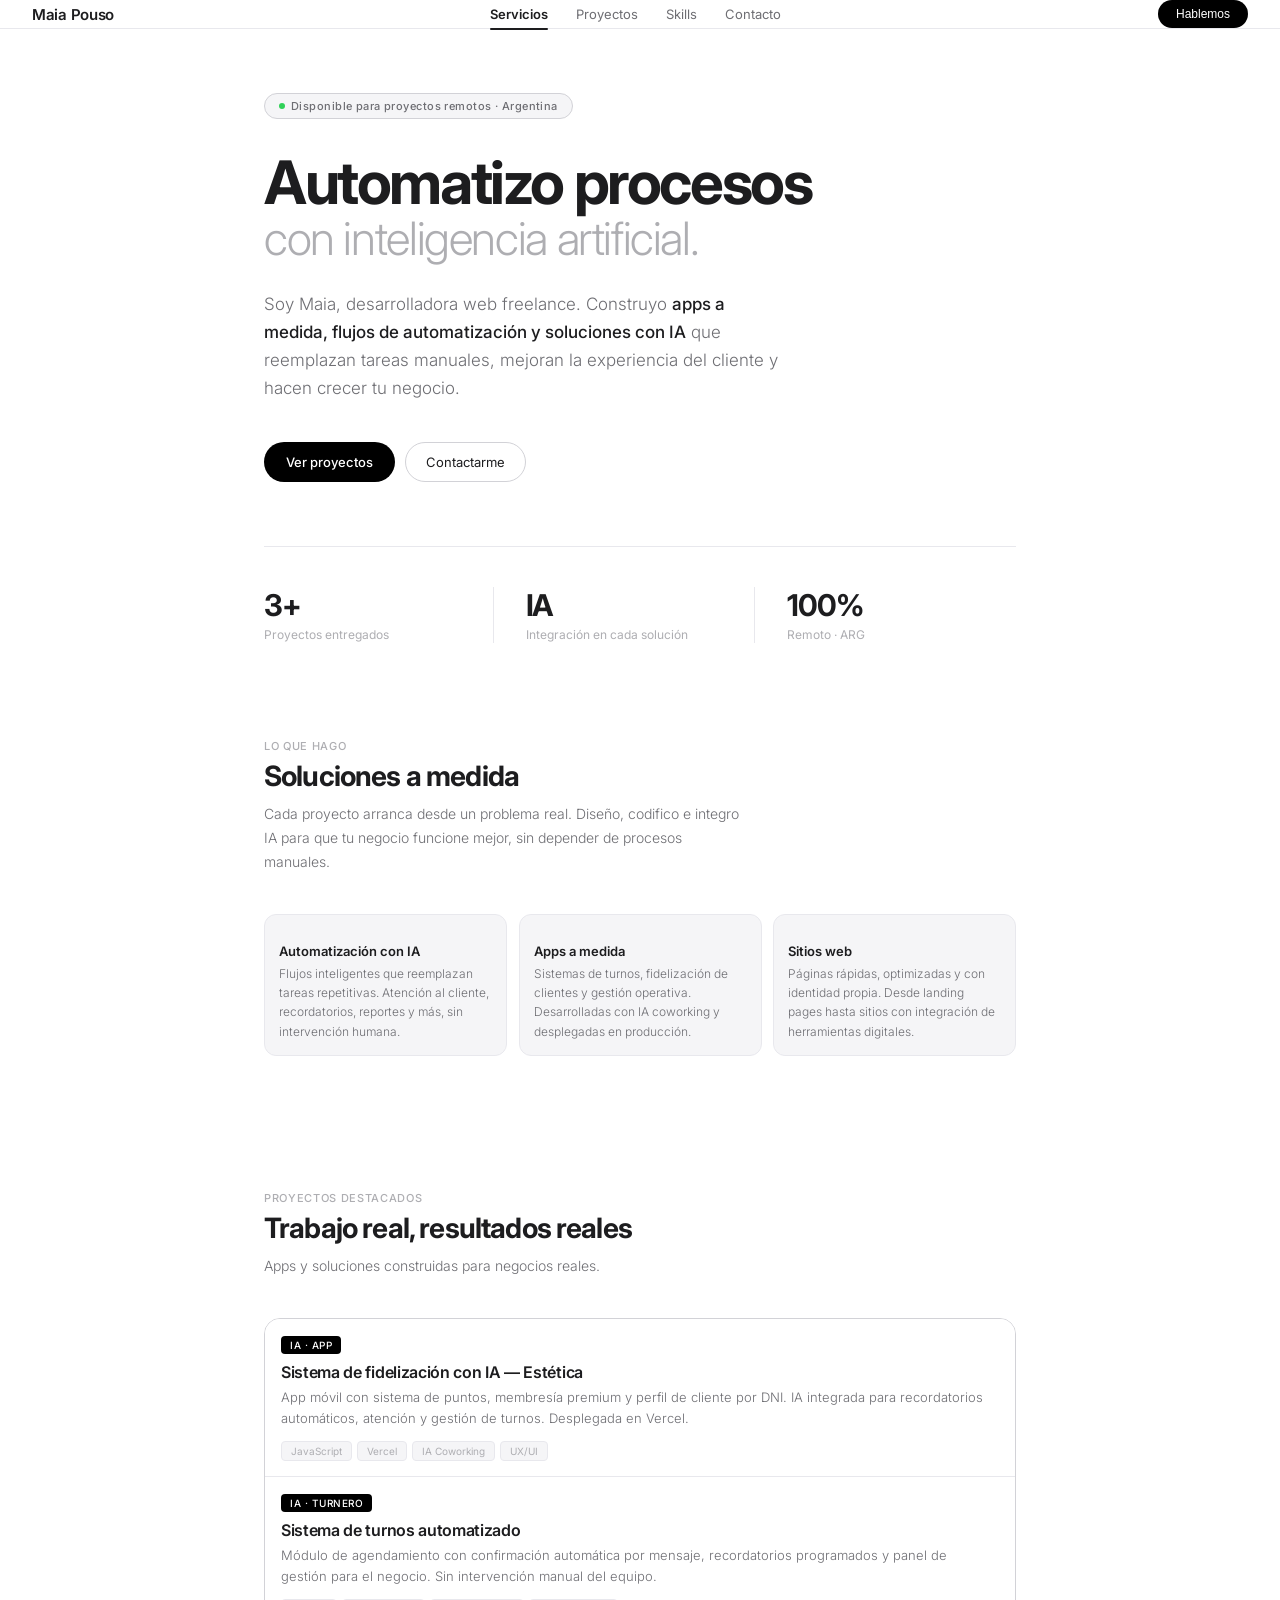
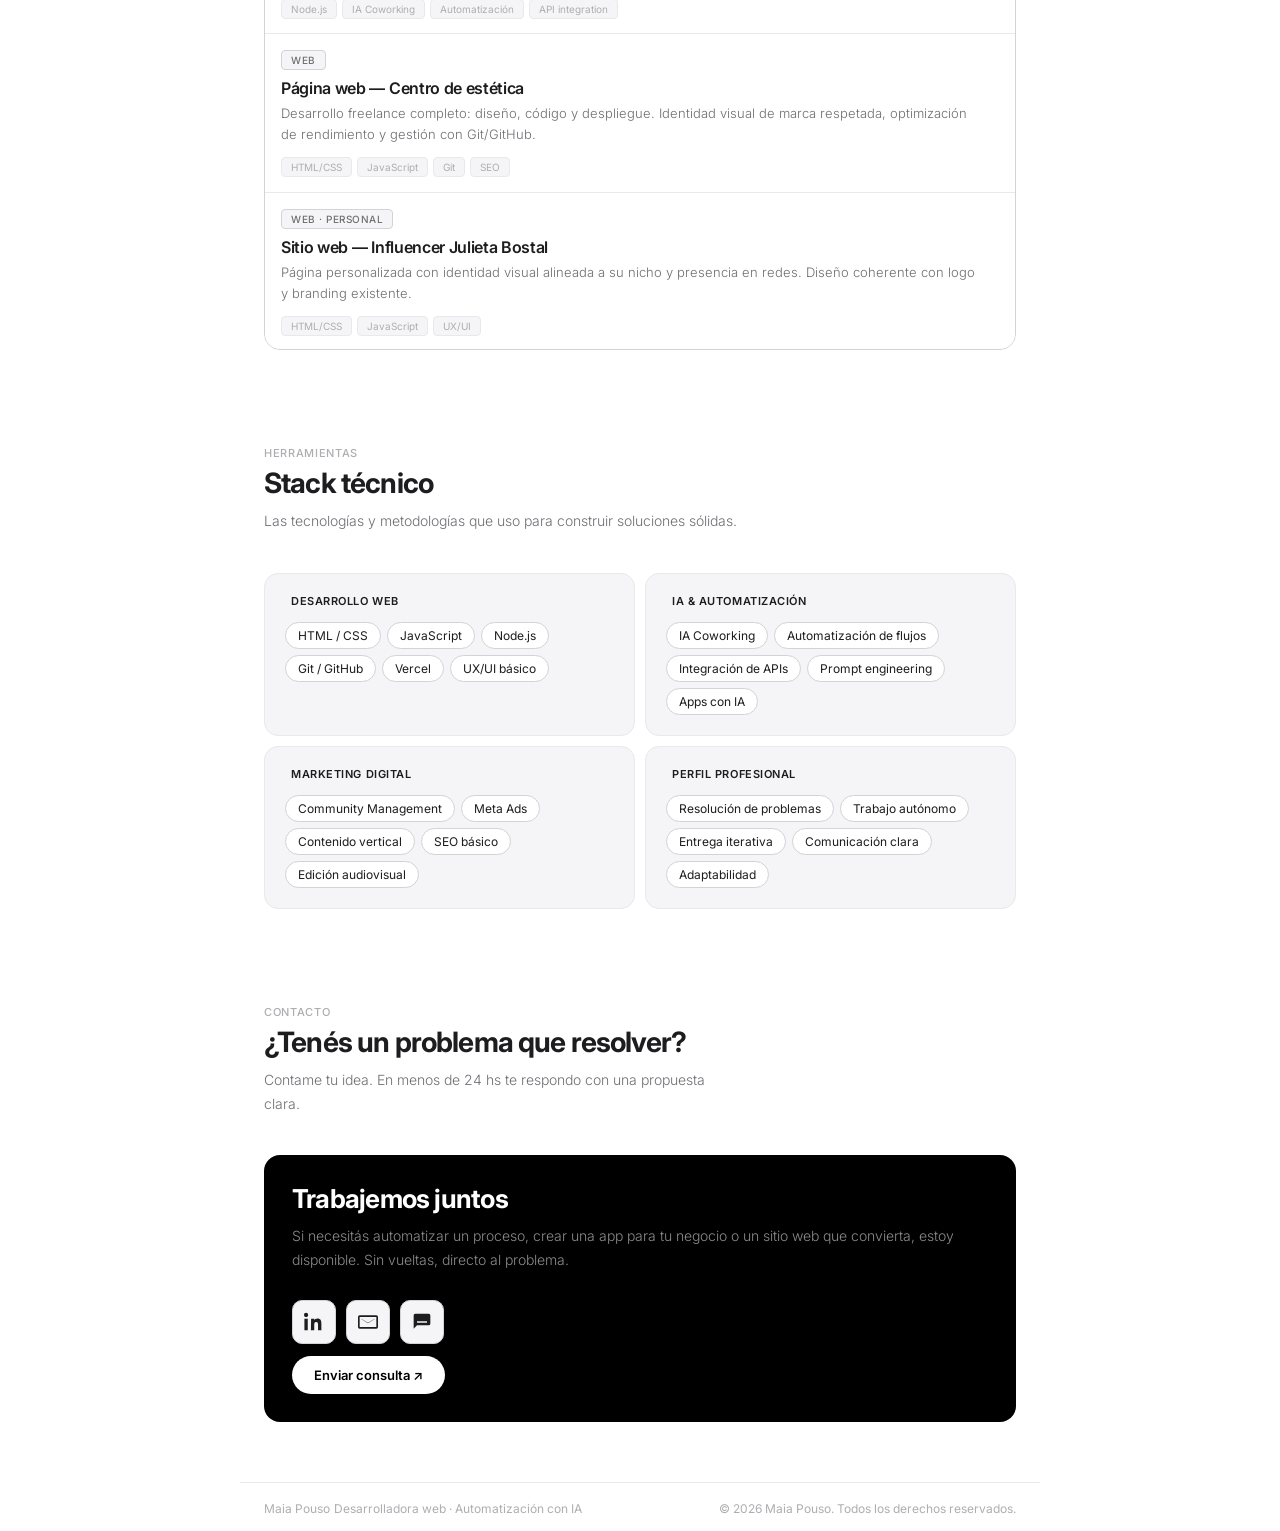
<file: index.html>
<!DOCTYPE html>
<html lang="es">
<head>
  <meta charset="utf-8">
  <meta name="viewport" content="width=device-width,initial-scale=1">
  <title>Maia Pouso — Portfolio</title>
  <link rel="stylesheet" href="style.css">
</head>
<body>
  <nav class="nav">
    <span class="nav-name">Maia Pouso</span>
    <button class="nav-toggle" aria-label="Abrir menú" aria-expanded="false">☰</button>
    <div class="nav-links" id="navLinks">
      <a data-target="servicios" onclick="goTo('servicios')">Servicios</a>
      <a data-target="proyectos" onclick="goTo('proyectos')">Proyectos</a>
      <a data-target="skills" onclick="goTo('skills')">Skills</a>
      <a data-target="contacto" onclick="goTo('contacto')">Contacto</a>
    </div>
    <button class="nav-btn" onclick="goTo('contacto')">Hablemos</button>
  </nav>

  <main class="site-main">

  <section class="hero" id="inicio">
    <div class="hero-chip"><span class="hero-chip-dot"></span>Disponible para proyectos remotos · Argentina</div>
    <h1 class="hero-title">
      Automatizo procesos<br>
      <span class="line2">con inteligencia artificial.</span>
    </h1>
    <p class="hero-sub">
      Soy Maia, desarrolladora web freelance. Construyo <strong>apps a medida, flujos de automatización y soluciones con IA</strong> que reemplazan tareas manuales, mejoran la experiencia del cliente y hacen crecer tu negocio.
    </p>
    <div class="hero-btns">
      <button class="btn-dark" onclick="goTo('proyectos')">Ver proyectos</button>
      <button class="btn-outline" onclick="goTo('contacto')">Contactarme</button>
    </div>

    <div class="hero-metrics">
      <div class="metric">
        <span class="metric-num">3+</span>
        <span class="metric-lbl">Proyectos entregados</span>
      </div>
      <div class="metric">
        <span class="metric-num">IA</span>
        <span class="metric-lbl">Integración en cada solución</span>
      </div>
      <div class="metric">
        <span class="metric-num">100%</span>
        <span class="metric-lbl">Remoto · ARG</span>
      </div>
    </div>
  </section>

  <section id="servicios">
    <p class="sec-eyebrow">Lo que hago</p>
    <h2 class="sec-title">Soluciones a medida</h2>
    <p class="sec-desc">Cada proyecto arranca desde un problema real. Diseño, codifico e integro IA para que tu negocio funcione mejor, sin depender de procesos manuales.</p>

    <div class="services-row">
      <div class="service-card">
        <i class="ti ti-robot svc-icon" aria-hidden="true"></i>
        <div class="svc-name">Automatización con IA</div>
        <div class="svc-desc">Flujos inteligentes que reemplazan tareas repetitivas. Atención al cliente, recordatorios, reportes y más, sin intervención humana.</div>
      </div>
      <div class="service-card">
        <i class="ti ti-apps svc-icon" aria-hidden="true"></i>
        <div class="svc-name">Apps a medida</div>
        <div class="svc-desc">Sistemas de turnos, fidelización de clientes y gestión operativa. Desarrolladas con IA coworking y desplegadas en producción.</div>
      </div>
      <div class="service-card">
        <i class="ti ti-world svc-icon" aria-hidden="true"></i>
        <div class="svc-name">Sitios web</div>
        <div class="svc-desc">Páginas rápidas, optimizadas y con identidad propia. Desde landing pages hasta sitios con integración de herramientas digitales.</div>
      </div>
    </div>
  </section>

  <section id="proyectos">
    <p class="sec-eyebrow">Proyectos destacados</p>
    <h2 class="sec-title">Trabajo real, resultados reales</h2>
    <p class="sec-desc">Apps y soluciones construidas para negocios reales.</p>

    <div class="projects-stack" id="proj-list">
      <div class="proj-row">
        <div>
          <span class="proj-tag t-ia">IA · App</span>
          <div class="proj-name">Sistema de fidelización con IA — Estética</div>
          <div class="proj-desc">App móvil con sistema de puntos, membresía premium y perfil de cliente por DNI. IA integrada para recordatorios automáticos, atención y gestión de turnos. Desplegada en Vercel.</div>
          <div class="proj-pills">
            <span class="pill">JavaScript</span><span class="pill">Vercel</span><span class="pill">IA Coworking</span><span class="pill">UX/UI</span>
          </div>
        </div>
        <i class="ti ti-arrow-up-right proj-arrow" aria-hidden="true"></i>
      </div>

      <div class="proj-row">
        <div>
          <span class="proj-tag t-ia">IA · Turnero</span>
          <div class="proj-name">Sistema de turnos automatizado</div>
          <div class="proj-desc">Módulo de agendamiento con confirmación automática por mensaje, recordatorios programados y panel de gestión para el negocio. Sin intervención manual del equipo.</div>
          <div class="proj-pills">
            <span class="pill">Node.js</span><span class="pill">IA Coworking</span><span class="pill">Automatización</span><span class="pill">API integration</span>
          </div>
        </div>
        <i class="ti ti-arrow-up-right proj-arrow" aria-hidden="true"></i>
      </div>

      <div class="proj-row">
        <div>
          <span class="proj-tag t-web">Web</span>
          <div class="proj-name">Página web — Centro de estética</div>
          <div class="proj-desc">Desarrollo freelance completo: diseño, código y despliegue. Identidad visual de marca respetada, optimización de rendimiento y gestión con Git/GitHub.</div>
          <div class="proj-pills">
            <span class="pill">HTML/CSS</span><span class="pill">JavaScript</span><span class="pill">Git</span><span class="pill">SEO</span>
          </div>
        </div>
        <i class="ti ti-arrow-up-right proj-arrow" aria-hidden="true"></i>
      </div>

      <div class="proj-row">
        <div>
          <span class="proj-tag t-web">Web · Personal</span>
          <div class="proj-name">Sitio web — Influencer Julieta Bostal</div>
          <div class="proj-desc">Página personalizada con identidad visual alineada a su nicho y presencia en redes. Diseño coherente con logo y branding existente.</div>
          <div class="proj-pills">
            <span class="pill">HTML/CSS</span><span class="pill">JavaScript</span><span class="pill">UX/UI</span>
          </div>
        </div>
        <i class="ti ti-arrow-up-right proj-arrow" aria-hidden="true"></i>
      </div>

    </div>
  </section>

  <section id="skills">
    <p class="sec-eyebrow">Herramientas</p>
    <h2 class="sec-title">Stack técnico</h2>
    <p class="sec-desc">Las tecnologías y metodologías que uso para construir soluciones sólidas.</p>

    <div class="skills-grid">
      <div class="sk-group">
        <div class="sk-title"><i class="ti ti-code" aria-hidden="true"></i>Desarrollo web</div>
        <div class="sk-chips">
          <span class="sk-chip">HTML / CSS</span>
          <span class="sk-chip">JavaScript</span>
          <span class="sk-chip">Node.js</span>
          <span class="sk-chip">Git / GitHub</span>
          <span class="sk-chip">Vercel</span>
          <span class="sk-chip">UX/UI básico</span>
        </div>
      </div>
      <div class="sk-group">
        <div class="sk-title"><i class="ti ti-robot" aria-hidden="true"></i>IA &amp; Automatización</div>
        <div class="sk-chips">
          <span class="sk-chip">IA Coworking</span>
          <span class="sk-chip">Automatización de flujos</span>
          <span class="sk-chip">Integración de APIs</span>
          <span class="sk-chip">Prompt engineering</span>
          <span class="sk-chip">Apps con IA</span>
        </div>
      </div>
      <div class="sk-group">
        <div class="sk-title"><i class="ti ti-chart-bar" aria-hidden="true"></i>Marketing digital</div>
        <div class="sk-chips">
          <span class="sk-chip">Community Management</span>
          <span class="sk-chip">Meta Ads</span>
          <span class="sk-chip">Contenido vertical</span>
          <span class="sk-chip">SEO básico</span>
          <span class="sk-chip">Edición audiovisual</span>
        </div>
      </div>
      <div class="sk-group">
        <div class="sk-title"><i class="ti ti-bulb" aria-hidden="true"></i>Perfil profesional</div>
        <div class="sk-chips">
          <span class="sk-chip">Resolución de problemas</span>
          <span class="sk-chip">Trabajo autónomo</span>
          <span class="sk-chip">Entrega iterativa</span>
          <span class="sk-chip">Comunicación clara</span>
          <span class="sk-chip">Adaptabilidad</span>
        </div>
      </div>
    </div>
  </section>

  <section id="contacto">
    <p class="sec-eyebrow">Contacto</p>
    <h2 class="sec-title">¿Tenés un problema que resolver?</h2>
    <p class="sec-desc">Contame tu idea. En menos de 24 hs te respondo con una propuesta clara.</p>

    <div class="contact-hero">
      <h3>Trabajemos juntos</h3>
      <p>Si necesitás automatizar un proceso, crear una app para tu negocio o un sitio web que convierta, estoy disponible. Sin vueltas, directo al problema.</p>
      <div class="contact-actions" aria-hidden="false">
        <a class="contact-action" href="https://linkedin.com/in/maia-pouso" target="_blank" rel="noopener" aria-label="LinkedIn">
          <svg viewBox="0 0 24 24" aria-hidden="true" focusable="false"><path d="M4.98 3.5C4.98 4.88 3.9 6 2.5 6S0 4.88 0 3.5 1.1 1 2.5 1 4.98 2.12 4.98 3.5zM.5 8h4v14h-4zM8.5 8h3.8v2h.06c.53-1 1.82-2.06 3.74-2.06 4 0 4.74 2.64 4.74 6.08V22h-4v-6.38c0-1.52-.03-3.48-2.12-3.48-2.12 0-2.44 1.65-2.44 3.37V22h-4z"/></svg>
        </a>
        <a class="contact-action" href="mailto:infopousomai@gmail.com" aria-label="Email">
          <svg viewBox="0 0 24 24" aria-hidden="true" focusable="false"><path d="M2 4h20v16H2z" fill="none"/><path d="M22 6v12H2V6h20m0-2H2a2 2 0 0 0-2 2v12a2 2 0 0 0 2 2h20a2 2 0 0 0 2-2V6a2 2 0 0 0-2-2zM4 8.5l8 5 8-5V8l-8 5-8-5v.5z"/></svg>
        </a>
        <a class="contact-action" href="https://wa.me/541140847085" target="_blank" rel="noopener" aria-label="WhatsApp">
          <svg viewBox="0 0 24 24" aria-hidden="true" focusable="false"><path d="M20 2H4a2 2 0 0 0-2 2v16l4-4h14a2 2 0 0 0 2-2V4a2 2 0 0 0-2-2zM6 11h12v2H6v-2zm10-4H6v2h10V7z"/></svg>
        </a>
      </div>
      <button class="btn-white" onclick="goTo('contacto')">Enviar consulta ↗</button>
    </div>

  </section>

  <footer class="site-footer">
    <div class="footer-left">
      <span class="footer-name">Maia Pouso</span>
      <span class="footer-role">Desarrolladora web · Automatización con IA</span>
    </div>
    <div class="footer-right">
      <span>© 2026 Maia Pouso. Todos los derechos reservados.</span>
    </div>
  </footer>

  </main>

  <script>
  function goTo(id){document.getElementById(id).scrollIntoView({behavior:'smooth',block:'start'});}
  </script>
  <script src="main.js" defer></script>
</body>
</html>
</file>
<file: style.css>
@import url('https://fonts.googleapis.com/css2?family=SF+Pro+Display:wght@300;400;500;600&family=Inter:wght@300;400;500;600&display=swap');
@import url('https://fonts.googleapis.com/css2?family=Inter:wght@300;400;500;600;700&display=swap');

*{margin:0;padding:0;box-sizing:border-box;}
:root{
  --bg:#ffffff;
  --bg2:#F5F5F7;
  --ink:#1D1D1F;
  --ink2:#6E6E73;
  --ink3:#AEAEB2;
  --border:#D2D2D7;
  --border-light:#E8E8ED;
  --black:#000000;
  --white:#FFFFFF;
}
body{background:var(--bg);font-family:'Inter',system-ui,sans-serif;color:var(--ink);-webkit-font-smoothing:antialiased;}

html,body{height:100%;}
body{display:flex;flex-direction:column;min-height:100vh;}
.site-main{flex:1}

nav{
  background:rgba(255,255,255,0.88);backdrop-filter:blur(20px);
  border-bottom:0.5px solid var(--border-light);
  padding:0 32px;height:52px;
  display:flex;align-items:center;justify-content:space-between;
  position:sticky;top:0;z-index:100;
}
.nav-name{font-size:15px;font-weight:600;letter-spacing:-0.02em;color:var(--ink);} 
.nav-links{display:flex;gap:28px;} 
.nav-links a{font-size:13px;font-weight:400;color:var(--ink2);text-decoration:none;cursor:pointer;transition:color .15s;} 
.nav-links a:hover{color:var(--ink);} 
.nav-links a.active{color:var(--ink);font-weight:600;position:relative}
.nav-links a.active::after{content:'';position:absolute;height:2px;left:0;right:0;bottom:-8px;background:var(--ink);border-radius:2px}
.nav-btn{
  font-size:12px;font-weight:500;background:var(--black);color:var(--white);
  border:none;padding:7px 18px;border-radius:980px;cursor:pointer;transition:opacity .15s;
}
.nav-btn:hover{opacity:0.82;}

/* Mobile nav toggle */
.nav{display:flex;align-items:center;gap:12px}
.nav-toggle{display:none;background:transparent;border:none;font-size:20px;cursor:pointer;padding:6px 8px}
@media (max-width:800px){
  .nav-links{display:none;position:fixed;top:52px;right:0;background:var(--white);flex-direction:column;padding:12px 14px;border-left:1px solid var(--border);box-shadow:0 10px 30px rgba(17,17,17,0.04);gap:8px}
  .nav-links a{padding:10px 6px}
  .nav.open .nav-links{display:flex}
  .nav-toggle{display:flex}
  .nav-btn{display:none}
}

section{padding:48px 24px;max-width:800px;margin:0 auto;}

.hero{padding-top:64px;padding-bottom:48px;}
.hero-chip{
  display:inline-flex;align-items:center;gap:6px;
  background:var(--bg2);border:0.5px solid var(--border);
  font-size:11px;font-weight:500;letter-spacing:0.04em;
  color:var(--ink2);padding:5px 14px;border-radius:980px;
  margin-bottom:32px;
}
.hero-chip-dot{width:6px;height:6px;border-radius:50%;background:#30D158;flex-shrink:0;}

h1.hero-title{
  font-size:clamp(38px,7vw,60px);font-weight:700;
  letter-spacing:-0.04em;line-height:1.05;
  color:var(--ink);margin-bottom:8px;
}
h1.hero-title .line2{
  color:var(--ink3);font-weight:300;
  display:block;font-size:clamp(28px,5vw,46px);letter-spacing:-0.03em;
}
.hero-sub{
  font-size:17px;font-weight:300;color:var(--ink2);
  line-height:1.65;max-width:520px;margin:28px 0 40px;
}
.hero-sub strong{color:var(--ink);font-weight:500;}

.hero-btns{display:flex;gap:10px;flex-wrap:wrap;}
.btn-dark{
  background:var(--black);color:var(--white);
  font-family:'Inter',sans-serif;font-size:13px;font-weight:500;
  padding:12px 22px;border-radius:980px;border:none;cursor:pointer;transition:opacity .15s;
}
.btn-dark:hover{opacity:.82;}
.btn-outline{
  background:transparent;color:var(--ink);
  font-family:'Inter',sans-serif;font-size:13px;font-weight:400;
  padding:11px 20px;border-radius:980px;border:0.5px solid var(--border);cursor:pointer;transition:all .15s;
}
.btn-outline:hover{background:var(--bg2);}

.hero-metrics{
  display:flex;gap:0;margin-top:64px;
  padding-top:40px;border-top:0.5px solid var(--border-light);
}
.metric{flex:1;padding-right:32px;}
.metric+.metric{padding-left:32px;border-left:0.5px solid var(--border-light);}
.metric-num{font-size:30px;font-weight:700;letter-spacing:-0.04em;color:var(--ink);display:block;}
.metric-lbl{font-size:12px;color:var(--ink3);margin-top:2px;}

.sec-eyebrow{font-size:11px;font-weight:500;letter-spacing:0.06em;text-transform:uppercase;color:var(--ink3);margin-bottom:8px;}
h2.sec-title{font-size:28px;font-weight:700;letter-spacing:-0.03em;color:var(--ink);margin-bottom:10px;line-height:1.1;}
.sec-desc{font-size:14px;color:var(--ink2);line-height:1.7;max-width:480px;margin-bottom:40px;font-weight:300;}

.services-row{display:grid;grid-template-columns:repeat(3,1fr);gap:12px;margin-bottom:40px;}
.service-card{
  background:var(--bg2);border-radius:12px;padding:14px;
  border:0.5px solid var(--border-light);
}
.svc-icon{font-size:20px;color:var(--ink);margin-bottom:14px;display:block;}
.svc-name{font-size:13px;font-weight:600;color:var(--ink);margin-bottom:5px;}
.svc-desc{font-size:12px;color:var(--ink2);line-height:1.6;font-weight:300;}

.projects-stack{display:flex;flex-direction:column;gap:1px;border:0.5px solid var(--border);border-radius:16px;overflow:hidden;}
.proj-row{
  background:var(--white);padding:14px 16px;
  display:grid;grid-template-columns:1fr auto;align-items:start;gap:14px;
  transition:background .15s;cursor:pointer;
}
.proj-row:hover{background:var(--bg2);} 
.proj-row+.proj-row{border-top:0.5px solid var(--border-light);}

.proj-tag{
  display:inline-block;font-size:10px;font-weight:500;letter-spacing:0.05em;
  text-transform:uppercase;padding:3px 9px;border-radius:4px;
  margin-bottom:8px;
}
.t-ia{background:#000;color:#fff;}
.t-web{background:var(--bg2);color:var(--ink2);border:0.5px solid var(--border);} 
.t-cm{background:var(--bg2);color:var(--ink2);border:0.5px solid var(--border);} 

.proj-name{font-size:16px;font-weight:600;color:var(--ink);letter-spacing:-0.02em;margin-bottom:5px;}
.proj-desc{font-size:13px;color:var(--ink2);line-height:1.6;font-weight:300;margin-bottom:12px;}
.proj-pills{display:flex;flex-wrap:wrap;gap:5px;}
.pill{font-size:10px;color:var(--ink3);background:var(--bg2);padding:3px 9px;border-radius:4px;border:0.5px solid var(--border-light);}

.proj-arrow{font-size:16px;color:var(--ink3);margin-top:4px;}

.add-btn-row{
  padding:12px 16px;background:var(--white);
  display:flex;align-items:center;gap:10px;cursor:pointer;transition:background .15s;
  border-top:0.5px solid var(--border-light);
}
.add-btn-row:hover{background:var(--bg2);} 
.add-btn-row i{font-size:16px;color:var(--ink3);} 
.add-btn-row span{font-size:13px;color:var(--ink2);} 

.skills-grid{display:grid;grid-template-columns:1fr 1fr;gap:10px;}
.sk-group{background:var(--bg2);border-radius:14px;padding:20px;border:0.5px solid var(--border-light);} 
.sk-title{
  font-size:11px;font-weight:600;letter-spacing:0.05em;text-transform:uppercase;
  color:var(--ink);margin-bottom:14px;display:flex;align-items:center;gap:6px;
}
.sk-title i{font-size:14px;} 
.sk-chips{display:flex;flex-wrap:wrap;gap:6px;} 
.sk-chip{font-size:12px;color:var(--ink);background:var(--white);padding:5px 12px;border-radius:980px;border:0.5px solid var(--border);} 

.contact-hero{
  background:var(--black);border-radius:16px;
  padding:28px;margin-bottom:12px;
}
.contact-hero h3{font-size:26px;font-weight:700;letter-spacing:-0.03em;color:var(--white);margin-bottom:10px;}
.contact-hero p{font-size:14px;color:rgba(255,255,255,.55);line-height:1.7;margin-bottom:28px;font-weight:300;}
.btn-white{
  background:var(--white);color:var(--black);
  font-family:'Inter',sans-serif;font-size:13px;font-weight:600;
  padding:11px 22px;border-radius:980px;border:none;cursor:pointer;transition:opacity .15s;
}
.btn-white:hover{opacity:.88;}

.contact-cards{display:grid;grid-template-columns:1fr 1fr;gap:10px;} 
.cc{
  background:var(--bg2);border:0.5px solid var(--border-light);
  border-radius:14px;padding:18px 20px;
  display:flex;align-items:center;gap:14px;cursor:pointer;transition:border-color .15s;
}
.cc:hover{border-color:var(--border);} 
.cc-icon{width:38px;height:38px;background:var(--white);border-radius:10px;border:0.5px solid var(--border);display:flex;align-items:center;justify-content:center;flex-shrink:0;} 
.cc-icon i{font-size:17px;color:var(--ink);} 
.cc-lbl{font-size:11px;color:var(--ink3);margin-bottom:2px;text-transform:uppercase;letter-spacing:0.04em;} 
.cc-val{font-size:13px;font-weight:500;color:var(--ink);} 

footer{border-top:0.5px solid var(--border-light);padding:14px 24px;max-width:800px;margin:0 auto;display:flex;justify-content:space-between;align-items:center;} 
footer span{font-size:12px;color:var(--ink3);} 

.modal-wrap{display:none;min-height:400px;background:rgba(0,0,0,0.5);align-items:center;justify-content:center;border-radius:20px;padding:20px;} 
.modal-wrap.open{display:flex;} 
.modal{background:var(--white);border-radius:14px;padding:18px;width:420px;max-width:100%;position:relative;} 
.modal h4{font-size:18px;font-weight:700;letter-spacing:-0.02em;margin-bottom:20px;} 
.modal-x{position:absolute;top:14px;right:14px;background:var(--bg2);border:none;border-radius:50%;width:28px;height:28px;display:flex;align-items:center;justify-content:center;cursor:pointer;} 
.modal-x i{font-size:14px;color:var(--ink2);} 
.f{margin-bottom:14px;} 
.f label{display:block;font-size:11px;font-weight:500;color:var(--ink2);margin-bottom:5px;text-transform:uppercase;letter-spacing:0.04em;} 
.f input,.f textarea,.f select{width:100%;padding:9px 12px;border-radius:8px;border:0.5px solid var(--border);background:var(--bg2);font-family:'Inter',sans-serif;font-size:13px;color:var(--ink);outline:none;} 
.f input:focus,.f textarea:focus,.f select:focus{border-color:var(--ink);background:var(--white);} 
.f textarea{resize:vertical;min-height:72px;} 
.modal-btns{display:flex;gap:8px;justify-content:flex-end;margin-top:18px;} 
.modal-btns .btn-cancel{background:none;border:0.5px solid var(--border);font-family:'Inter',sans-serif;font-size:13px;color:var(--ink2);padding:8px 16px;border-radius:980px;cursor:pointer;} 
.modal-btns .btn-add{background:var(--black);color:var(--white);font-family:'Inter',sans-serif;font-size:13px;font-weight:500;padding:8px 18px;border-radius:980px;border:none;cursor:pointer;} 

/* Interactive smooth hover / tilt */
.proj-row, .service-card, .cc, .add-btn-row{
  transition:transform .18s ease-out, box-shadow .18s ease-out;
  transform-style:preserve-3d;
  will-change:transform;
  backface-visibility:hidden;
  transform-origin:center center;
}
.proj-row.is-hover, .service-card.is-hover, .cc.is-hover, .add-btn-row.is-hover{
  box-shadow:0 12px 30px rgba(17,17,17,0.06);
}

/* Contact action icons (LinkedIn, Gmail, Map, Mensaje) inside .contact-hero */
.contact-actions{display:flex;gap:10px;margin-top:14px;margin-bottom:12px}
.contact-action{width:44px;height:44px;border-radius:10px;display:inline-flex;align-items:center;justify-content:center;background:var(--bg2);border:0.5px solid var(--border);color:var(--ink);text-decoration:none;transition:transform .12s ease, background .12s, box-shadow .12s;}
.contact-action svg{width:20px;height:20px;display:block;fill:currentColor}
.contact-action:hover{transform:translateY(-4px);background:var(--white);box-shadow:0 10px 24px rgba(17,17,17,0.06)}
</file>
